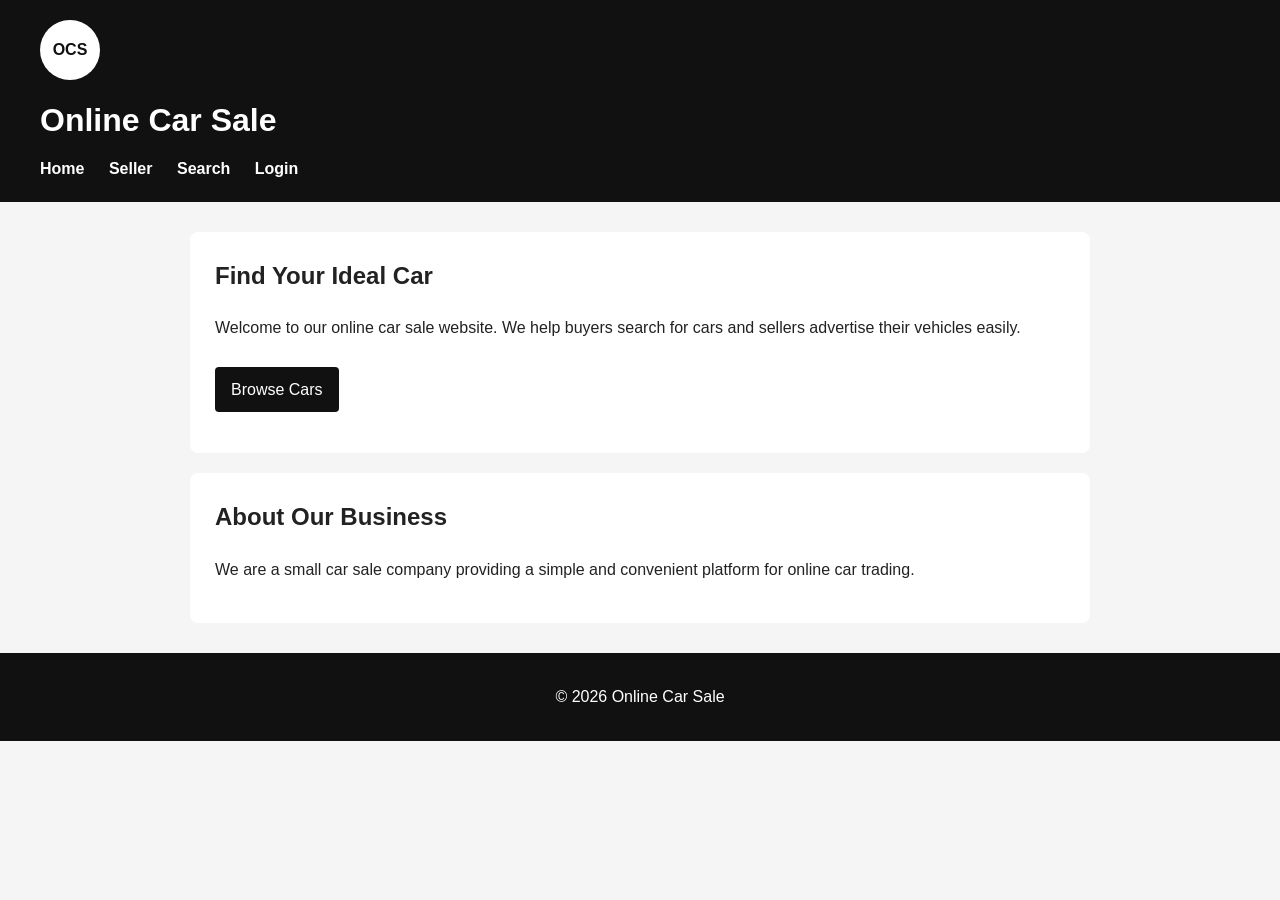
<file: index.html>
<!DOCTYPE html>
<html lang="en">
<head>
  <meta charset="UTF-8">
  <meta name="viewport" content="width=device-width, initial-scale=1.0">
  <title>Online Car Sale</title>
  <link rel="stylesheet" href="style.css">
</head>
<body>
<header>
  <div class="logo">OCS</div>
  <h1>Online Car Sale</h1>
  <nav>
    <a href="index.html">Home</a>
    <a href="seller.html">Seller</a>
    <a href="search.html">Search</a>
    <a href="login.html">Login</a>
  </nav>
</header>

  <main>
    <section>
      <h2>Find Your Ideal Car</h2>
      <p>Welcome to our online car sale website. We help buyers search for cars and sellers advertise their vehicles easily.</p>
      <p><a href="search.html">Browse Cars</a></p>
    </section>

    <section>
      <h2>About Our Business</h2>
      <p>We are a small car sale company providing a simple and convenient platform for online car trading.</p>
    </section>
  </main>

  <footer>
    <p>&copy; 2026 Online Car Sale</p>
  </footer>
</body>
</html>
</file>
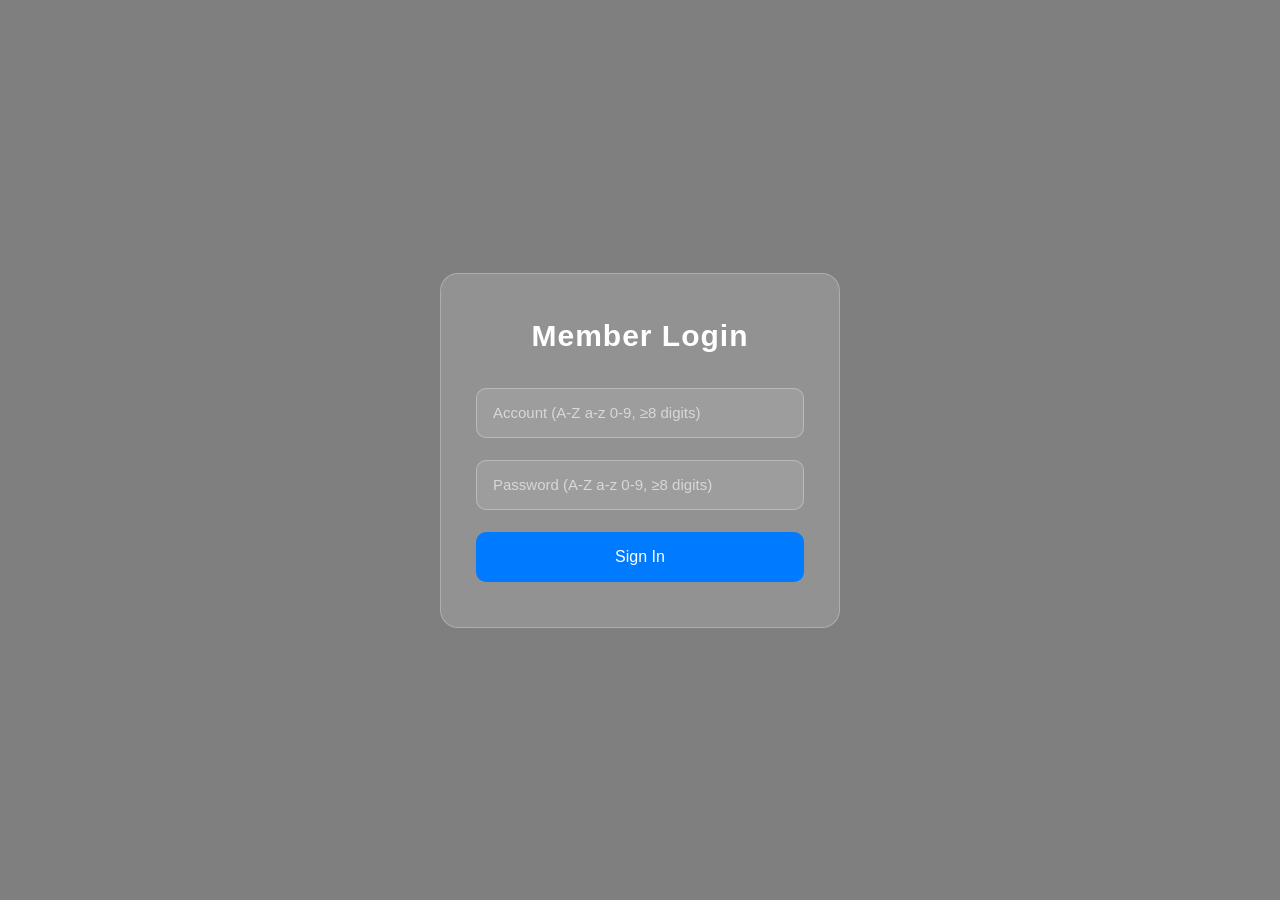
<file: login.html>
<!DOCTYPE html>
<html lang="en">
<head>
    <meta charset="UTF-8">
    <meta name="viewport" content="width=device-width, initial-scale=1.0">
    <title>Car System Login</title>
    <style>
        * {
            margin: 0;
            padding: 0;
            box-sizing: border-box;
            font-family: sans-serif;
        }

        body {
            background-image: url(https://images.unsplash.com/photo-1525609004556-c46c7d6cf023?ixlib=rb-4.0.3&auto=format&fit=crop&w=1920&q=80);
            background-size: cover;
            background-position: center;
            background-repeat: no-repeat;
            height: 100vh;
            display: flex;
            align-items: center;
            justify-content: center;
        }

        .bg-mask {
            position: fixed;
            top: 0;
            left: 0;
            width: 100%;
            height: 100%;
            background: rgba(0, 0, 0, 0.5);
            z-index: 1;
        }

        .login-card {
            position: relative;
            z-index: 2;
            width: 400px;
            padding: 45px 35px;
            background: rgba(255, 255, 255, 0.15);
            backdrop-filter: blur(12px);
            border-radius: 18px;
            border: 1px solid rgba(255, 255, 255, 0.25);
        }

        .login-card h2 {
            text-align: center;
            color: #fff;
            margin-bottom: 35px;
            font-size: 30px;
            letter-spacing: 1px;
        }

        .input-group {
            margin-bottom: 22px;
        }

        .input-group input {
            width: 100%;
            height: 50px;
            padding: 0 16px;
            border-radius: 10px;
            border: 1px solid rgba(255,255,255,0.3);
            background: rgba(255,255,255,0.1);
            color: #fff;
            font-size: 15px;
            outline: none;
        }

        .input-group input::placeholder {
            color: rgba(255,255,255,0.6);
        }

        .error-text {
            color: #ff3333;
            font-size: 12px;
            margin-top: 5px;
            display: none;
        }

        .login-btn {
            width: 100%;
            height: 50px;
            background-color: #007bff;
            color: #fff;
            border: none;
            border-radius: 10px;
            font-size: 16px;
            cursor: pointer;
            transition: 0.2s;
        }

        .login-btn:hover {
            background-color: #005fc5;
        }
    </style>
</head>
<body>
    <div class="bg-mask"></div>

    <div class="login-card">
        <h2>Member Login</h2>

        <!-- 关键修改：加上form标签，action指向login.php -->
        <form action="login.php" method="POST">
            <div class="input-group">
                <!-- 加上name属性，后端才能获取到值 -->
                <input type="text" id="account" name="account" placeholder="Account (A-Z a-z 0-9, ≥8 digits)" required>
                <div class="error-text" id="accError">Only letters & numbers, at least 8 characters</div>
            </div>

            <div class="input-group">
                <input type="password" id="pwd" name="pwd" placeholder="Password (A-Z a-z 0-9, ≥8 digits)" required>
                <div class="error-text" id="pwdError">Only letters & numbers, at least 8 characters</div>
            </div>

            <button class="login-btn" type="submit">Sign In</button>
        </form>
    </div>

    <script>
        const rule = /^[A-Za-z0-9]{8,}$/;

        const account = document.getElementById('account');
        const pwd = document.getElementById('pwd');
        const accError = document.getElementById('accError');
        const pwdError = document.getElementById('pwdError');

        account.addEventListener('input', () => {
            rule.test(account.value) ? accError.style.display = 'none' : accError.style.display = 'block';
        })

        pwd.addEventListener('input', () => {
            rule.test(pwd.value) ? pwdError.style.display = 'none' : pwdError.style.display = 'block';
        })
    </script>
</body>
</html>
</file>
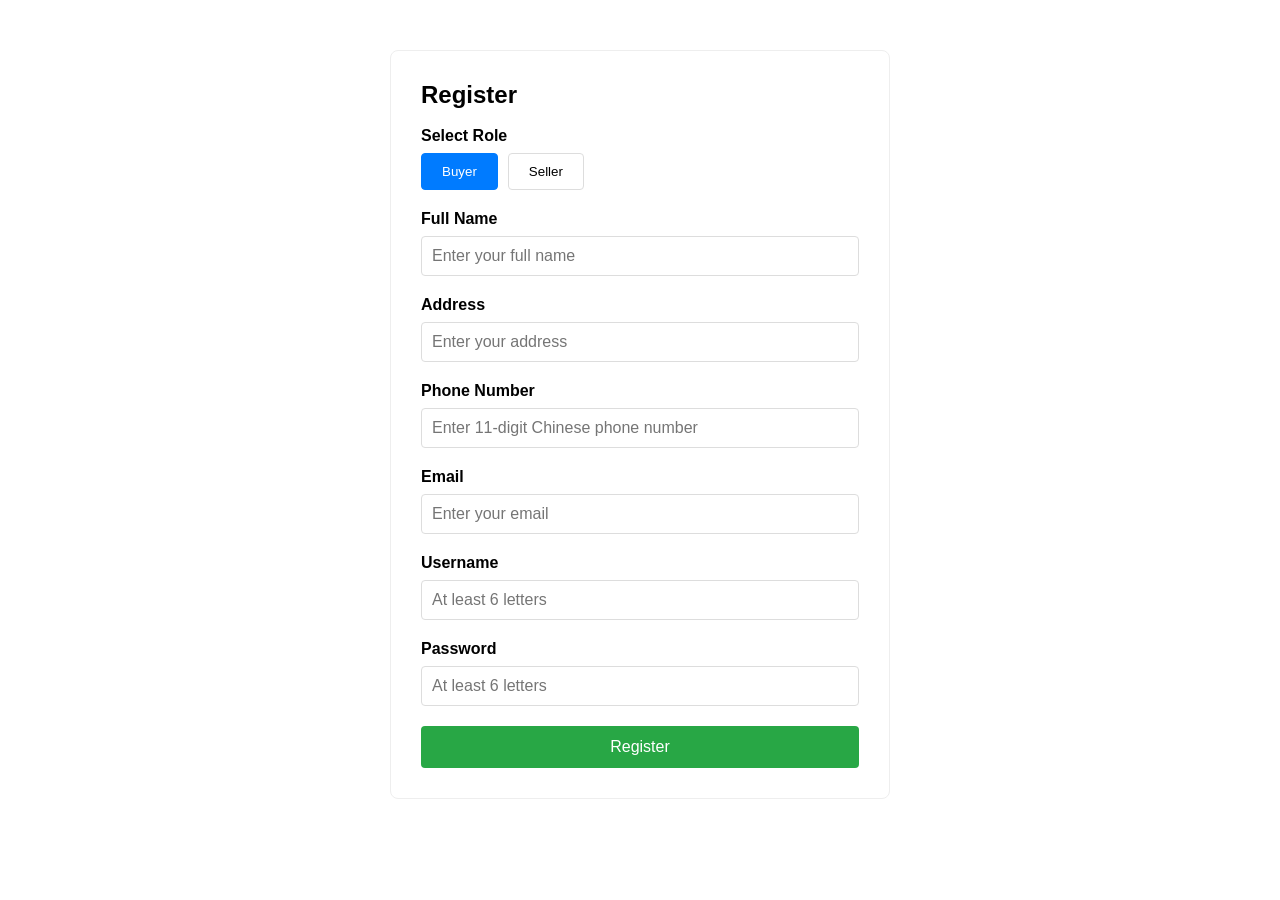
<file: register.html>
<!DOCTYPE html>
<html lang="en">
<head>
    <meta charset="UTF-8">
    <meta name="viewport" content="width=device-width, initial-scale=1.0">
    <title>Register</title>
    <style>
        * {
            margin: 0;
            padding: 0;
            box-sizing: border-box;
            font-family: Arial, sans-serif;
        }
        .container {
            width: 500px;
            margin: 50px auto;
            padding: 30px;
            border: 1px solid #eee;
            border-radius: 8px;
        }
        .form-group {
            margin-bottom: 20px;
        }
        label {
            display: block;
            margin-bottom: 8px;
            font-weight: bold;
        }
        input {
            width: 100%;
            padding: 10px;
            border: 1px solid #ddd;
            border-radius: 4px;
            font-size: 16px;
        }
        .role-buttons {
            display: flex;
            gap: 10px;
            margin-bottom: 20px;
        }
        .role-btn {
            padding: 10px 20px;
            border: 1px solid #ddd;
            background: #fff;
            border-radius: 4px;
            cursor: pointer;
        }
        .role-btn.active {
            background: #007bff;
            color: white;
            border-color: #007bff;
        }
        .error-message {
            color: red;
            font-size: 12px;
            margin-top: 5px;
            display: none;
        }
        #submitBtn {
            width: 100%;
            padding: 12px;
            background: #28a745;
            color: white;
            border: none;
            border-radius: 4px;
            font-size: 16px;
            cursor: pointer;
        }
        #submitBtn:hover {
            background: #218838;
        }
    </style>
</head>
<body>
    <div class="container">
        <h2>Register</h2>
        <br>
        <form id="registerForm">
            <!-- User Role Selection -->
            <label>Select Role</label>
            <div class="role-buttons">
                <button type="button" class="role-btn active" id="buyerBtn">Buyer</button>
                <button type="button" class="role-btn" id="sellerBtn">Seller</button>
            </div>

            <!-- Full Name -->
            <div class="form-group">
                <label>Full Name</label>
                <input type="text" id="fullName" placeholder="Enter your full name">
                <div class="error-message" id="nameError">Full name only allows letters and spaces</div>
            </div>

            <!-- Address -->
            <div class="form-group">
                <label>Address</label>
                <input type="text" id="address" placeholder="Enter your address">
                <div class="error-message" id="addressError">Address only allows letters and spaces</div>
            </div>

            <!-- Phone Number -->
            <div class="form-group">
                <label>Phone Number</label>
                <input type="text" id="phone" placeholder="Enter 11-digit Chinese phone number">
                <div class="error-message" id="phoneError">Please enter a valid 11-digit Chinese phone number</div>
            </div>

            <!-- Email -->
            <div class="form-group">
                <label>Email</label>
                <input type="email" id="email" placeholder="Enter your email">
                <div class="error-message" id="emailError">Invalid email format</div>
            </div>

            <!-- Username -->
            <div class="form-group">
                <label>Username</label>
                <input type="text" id="username" placeholder="At least 6 letters">
                <div class="error-message" id="usernameError">Username must be at least 6 letters</div>
            </div>

            <!-- Password -->
            <div class="form-group">
                <label>Password</label>
                <input type="password" id="password" placeholder="At least 6 letters">
                <div class="error-message" id="passwordError">Password must be at least 6 letters</div>
            </div>

            <button type="submit" id="submitBtn">Register</button>
        </form>
    </div>

    <script>
        // Get DOM elements
        const registerForm = document.getElementById('registerForm');
        const buyerBtn = document.getElementById('buyerBtn');
        const sellerBtn = document.getElementById('sellerBtn');
        const nameInput = document.getElementById('fullName');
        const addressInput = document.getElementById('address');
        const phoneInput = document.getElementById('phone');
        const emailInput = document.getElementById('email');
        const usernameInput = document.getElementById('username');
        const passwordInput = document.getElementById('password');
        const errorElements = document.querySelectorAll('.error-message');

        // Role button switch
        buyerBtn.addEventListener('click', () => {
            buyerBtn.classList.add('active');
            sellerBtn.classList.remove('active');
        });
        sellerBtn.addEventListener('click', () => {
            sellerBtn.classList.add('active');
            buyerBtn.classList.remove('active');
        });

        // Frontend validation functions
        function validateName() {
            const regex = /^[A-Za-z\s]+$/;
            const isValid = regex.test(nameInput.value.trim());
            document.getElementById('nameError').style.display = isValid ? 'none' : 'block';
            return isValid;
        }

        function validateAddress() {
            const regex = /^[A-Za-z0-9\s]+$/;
            const isValid = regex.test(addressInput.value.trim());
            document.getElementById('addressError').style.display = isValid ? 'none' : 'block';
            return isValid;
        }

        function validatePhone() {
            const regex = /^1[3-9]\d{9}$/;
            const isValid = regex.test(phoneInput.value.trim());
            document.getElementById('phoneError').style.display = isValid ? 'none' : 'block';
            return isValid;
        }

        function validateEmail() {
            const regex = /^[^\s@]+@[^\s@]+\.(com|cn)$/;
            const isValid = regex.test(emailInput.value.trim());
            document.getElementById('emailError').style.display = isValid ? 'none' : 'block';
            return isValid;
        }

        function validateUsername() {
            const regex = /^[A-Za-z0-9]{6,}$/;
            const isValid = regex.test(usernameInput.value.trim());
            document.getElementById('usernameError').style.display = isValid ? 'none' : 'block';
            return isValid;
        }

        function validatePassword() {
            const regex = /^[A-Za-z0-9]{6,}$/;
            const isValid = regex.test(passwordInput.value.trim());
            document.getElementById('passwordError').style.display = isValid ? 'none' : 'block';
            return isValid;
        }

        // Form submission handler
        registerForm.addEventListener('submit', async (e) => {
            e.preventDefault();
            
            // Run all validations
            const isValid = validateName() && validateAddress() && validatePhone() &&
                           validateEmail() && validateUsername() && validatePassword();

            if (!isValid) return;

            // Collect form data
            const formData = {
                role: buyerBtn.classList.contains('active') ? 'buyer' : 'seller',
                fullName: nameInput.value.trim(),
                address: addressInput.value.trim(),
                phone: phoneInput.value.trim(),
                email: emailInput.value.trim(),
                username: usernameInput.value.trim(),
                password: passwordInput.value.trim()
            };

            try {
                // Send request to PHP backend
                const response = await fetch('register_handler.php', {
                    method: 'POST',
                    headers: { 'Content-Type': 'application/json' },
                    body: JSON.stringify(formData)
                });

                const result = await response.json();
                if (result.success) {
                    alert(result.message);
                    registerForm.reset();
                    errorElements.forEach(msg => msg.style.display = 'none');
                    buyerBtn.classList.add('active');
                    sellerBtn.classList.remove('active');
                } else {
                    alert('Registration failed: ' + result.message);
                }
            } catch (error) {
                alert('Network error, please try again!');
                console.error('Request error:', error);
            }
        });
    </script>
</body>
</html>
</file>
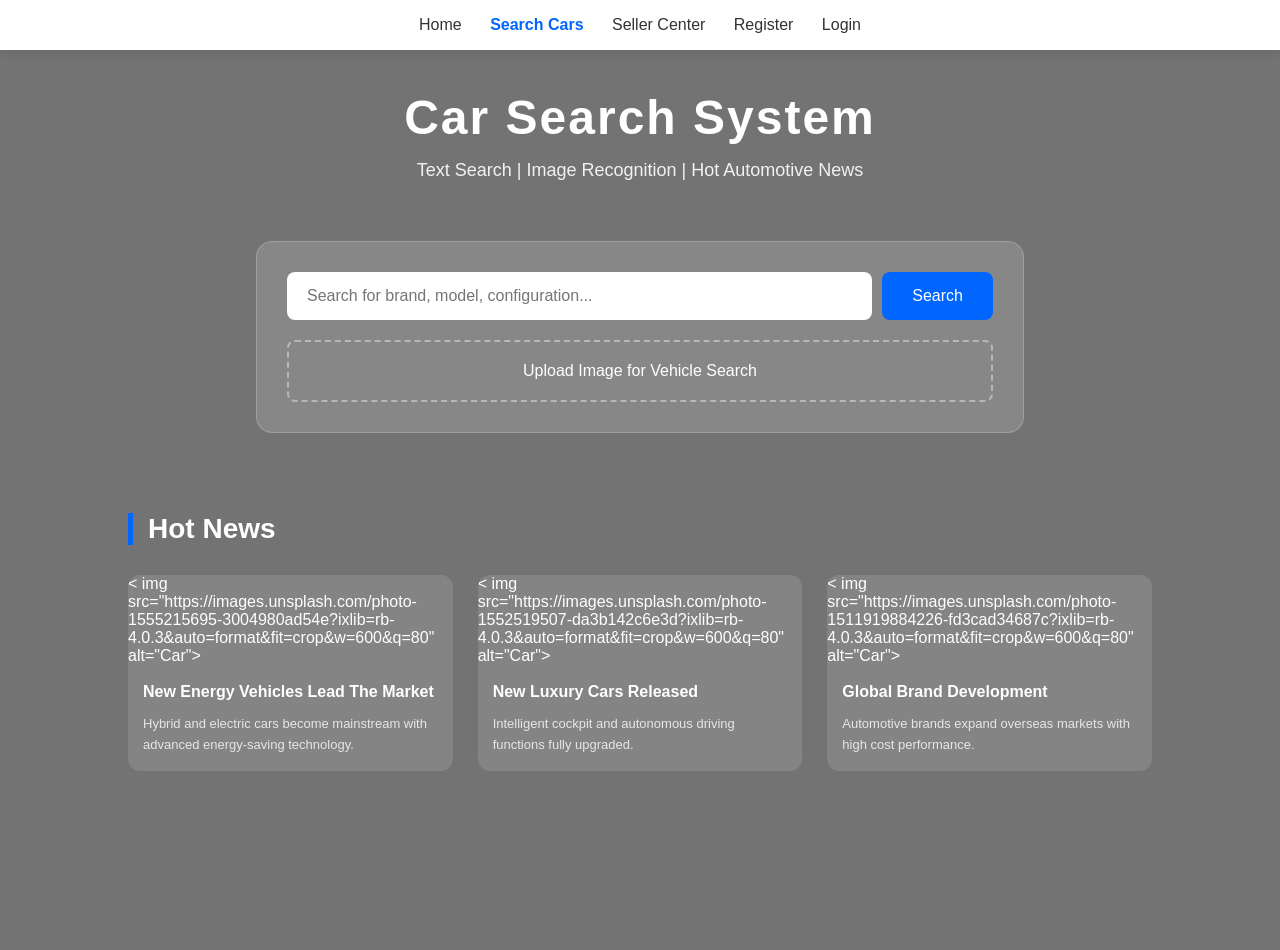
<file: search.html>
<!DOCTYPE html>
<html lang="en">
<head>
    <meta charset="UTF-8">
    <meta name="viewport" content="width=device-width, initial-scale=1.0">
    <title>Car Search System</title>
    <style>
        * {
            margin: 0;
            padding: 0;
            box-sizing: border-box;
            font-family: sans-serif;
        }

        body {
            background: url("https://images.unsplash.com/photo-1494976388531-d1058494cdd8?ixlib=rb-4.0.3&auto=format&fit=crop&w=1920&q=80") no-repeat center center;
            background-size: cover;
            background-attachment: fixed;
            min-height: 100vh;
            color: #fff;
        }

        .nav {
            background:rgba(255,255,255,0.95);
            padding:16px;
            text-align:center;
            box-shadow:0 2px 10px rgba(0,0,0,0.1);
        }
        .nav a{
            margin:0 12px;
            text-decoration:none;
            color:#333;
            font-weight:500;
        }
        .nav a.active{
            color:#0066ff;
            font-weight:bold;
        }

        .mask {
            width: 100%;
            min-height: 100vh;
            background-color: rgba(0, 0, 0, 0.55);
            padding: 40px 0;
        }

        .header {
            text-align: center;
            margin-bottom: 60px;
        }

        .header h1 {
            font-size: 48px;
            margin-bottom: 15px;
            letter-spacing: 2px;
        }

        .header p {
            font-size: 18px;
            opacity: 0.9;
        }

        .search-box {
            width: 60%;
            margin: 0 auto 80px;
            background: rgba(255, 255, 255, 0.15);
            backdrop-filter: blur(10px);
            padding: 30px;
            border-radius: 16px;
            border: 1px solid rgba(255, 255, 255, 0.2);
        }

        .search-input {
            display: flex;
            gap: 10px;
            margin-bottom: 20px;
        }

        .search-input input {
            flex: 1;
            padding: 15px 20px;
            border-radius: 8px;
            border: none;
            font-size: 16px;
            outline: none;
        }

        .search-btn {
            padding: 15px 30px;
            background: #0066ff;
            color: #fff;
            border: none;
            border-radius: 8px;
            cursor: pointer;
            font-size: 16px;
            transition: 0.3s;
        }

        .search-btn:hover {
            background: #0052cc;
        }

        .img-search {
            text-align: center;
            padding: 20px;
            border: 2px dashed rgba(255, 255, 255, 0.4);
            border-radius: 8px;
        }

        #carImg {
            display: none;
        }

        input[type="file"] {
            color: transparent;
        }

        .news-wrap {
            width: 80%;
            margin: 0 auto;
        }

        .news-title {
            font-size: 28px;
            margin-bottom: 30px;
            border-left: 5px solid #0066ff;
            padding-left: 15px;
        }

        .news-list {
            display: grid;
            grid-template-columns: repeat(3, 1fr);
            gap: 25px;
        }

        .news-item {
            background: rgba(255, 255, 255, 0.12);
            backdrop-filter: blur(8px);
            border-radius: 12px;
            overflow: hidden;
            transition: 0.3s;
        }

        .news-item:hover {
            transform: translateY(-5px);
            background: rgba(255, 255, 255, 0.2);
        }

        .news-item img {
            width: 100%;
            height: 180px;
            object-fit: cover;
        }

        .news-content {
            padding: 15px;
        }

        .news-content h3 {
            font-size: 16px;
            margin-bottom: 10px;
            line-height: 1.5;
        }

        .news-content p {
            font-size: 13px;
            opacity: 0.8;
            line-height: 1.6;
        }
    </style>
</head>
<body>
    <!-- 统一导航 -->
    <div class="nav">
        <a href=" ">Home</a >
        <a href="search.html" class="active">Search Cars</a >
        <a href="seller.html">Seller Center</a >
        <a href="register.html">Register</a >
        <a href="login.html">Login</a >
    </div>

    <div class="mask">
        <div class="header">
            <h1>Car Search System</h1>
            <p>Text Search | Image Recognition | Hot Automotive News</p >
        </div>

        <div class="search-box">
            <!-- 表单对接search.php后端 -->
            <form action="search.php" method="get">
                <div class="search-input">
                    <input type="text" name="keyword" placeholder="Search for brand, model, configuration...">
                    <button class="search-btn" type="submit">Search</button>
                </div>
            </form>

            <div class="img-search">
                <label for="carImg">Upload Image for Vehicle Search</label>
                <input type="file" id="carImg" accept="image/*">
            </div>
        </div>

        <div class="news-wrap">
            <h2 class="news-title">Hot News</h2>
            <div class="news-list">
                <div class="news-item">
                    < img src="https://images.unsplash.com/photo-1555215695-3004980ad54e?ixlib=rb-4.0.3&auto=format&fit=crop&w=600&q=80" alt="Car">
                    <div class="news-content">
                        <h3>New Energy Vehicles Lead The Market</h3>
                        <p>Hybrid and electric cars become mainstream with advanced energy-saving technology.</p >
                    </div>
                </div>
                <div class="news-item">
                    < img src="https://images.unsplash.com/photo-1552519507-da3b142c6e3d?ixlib=rb-4.0.3&auto=format&fit=crop&w=600&q=80" alt="Car">
                    <div class="news-content">
                        <h3>New Luxury Cars Released</h3>
                        <p>Intelligent cockpit and autonomous driving functions fully upgraded.</p >
                    </div>
                </div>
                <div class="news-item">
                    < img src="https://images.unsplash.com/photo-1511919884226-fd3cad34687c?ixlib=rb-4.0.3&auto=format&fit=crop&w=600&q=80" alt="Car">
                    <div class="news-content">
                        <h3>Global Brand Development</h3>
                        <p>Automotive brands expand overseas markets with high cost performance.</p >
                    </div>
                </div>
            </div>
        </div>
    </div>

    <script>
        const fileInput = document.getElementById('carImg');
        fileInput.addEventListener('change', function(){
            alert("Image selected, ready to search");
        });
    </script>
</body>
</html>
</file>
<file: style.css>
body {
  margin: 0;
  font-family: Arial, sans-serif;
  background-color: #f5f5f5;
  color: #222;
  line-height: 1.6;
}

header {
  background-color: #111;
  color: white;
  padding: 20px 40px;
}

header h1 {
  margin: 0 0 10px 0;
}

nav a {
  color: white;
  text-decoration: none;
  margin-right: 20px;
  font-weight: bold;
}

nav a:hover {
  text-decoration: underline;
}

main {
  max-width: 900px;
  margin: 30px auto;
  padding: 0 20px;
}

section {
  background-color: white;
  padding: 25px;
  margin-bottom: 20px;
  border-radius: 8px;
}

section h2 {
  margin-top: 0;
}

section a {
  display: inline-block;
  margin-top: 10px;
  padding: 10px 16px;
  background-color: #111;
  color: white;
  text-decoration: none;
  border-radius: 4px;
}

section a:hover {
  background-color: #333;
}

footer {
  background-color: #111;
  color: white;
  text-align: center;
  padding: 15px;
  margin-top: 30px;
}
.logo {
  width: 60px;
  height: 60px;
  background-color: white;
  color: #111;
  display: flex;
  align-items: center;
  justify-content: center;
  font-weight: bold;
  border-radius: 50%;
  margin-bottom: 15px;
}
</file>
